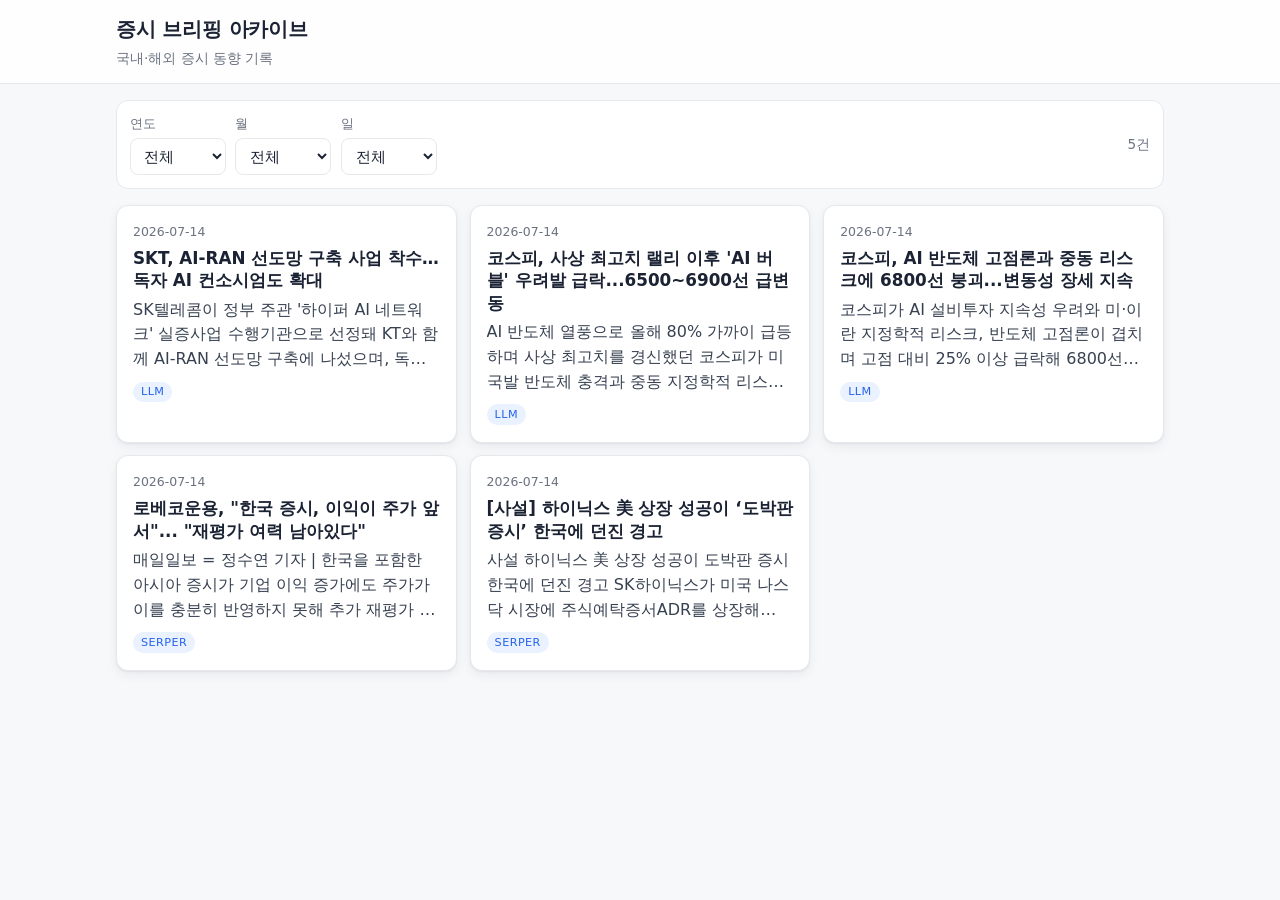
<file: index.html>
<!DOCTYPE html>
<html lang="ko">
<head>
  <meta charset="UTF-8" />
  <meta name="viewport" content="width=device-width, initial-scale=1.0" />
  <title>증시 브리핑 아카이브</title>
  <link rel="stylesheet" href="style.css" />
</head>
<body>
  <header class="app-header">
    <div class="app-header__inner">
      <div>
        <h1 class="app-header__title">증시 브리핑 아카이브</h1>
        <p class="app-header__sub">국내·해외 증시 동향 기록</p>
      </div>
    </div>
  </header>

  <main class="container">
    <div class="filters">
      <label class="filters__field">연도
        <select id="fYear"><option value="">전체</option></select>
      </label>
      <label class="filters__field">월
        <select id="fMonth"><option value="">전체</option></select>
      </label>
      <label class="filters__field">일
        <select id="fDay"><option value="">전체</option></select>
      </label>
      <span class="filters__count" id="count"></span>
    </div>

    <div id="cards" class="cards"></div>
    <p id="empty" class="empty hidden">해당 조건의 브리핑이 없습니다.</p>
  </main>

  <div id="modal" class="modal hidden">
    <div class="modal__body">
      <button id="closeBtn" class="modal__close" aria-label="닫기">✕</button>
      <div id="modalContent"></div>
    </div>
  </div>

  <script src="app.js"></script>
</body>
</html>
</file>
<file: style.css>
:root {
  --bg: #f6f8fa;
  --surface: #ffffff;
  --border: #e6e8eb;
  --text: #1a2233;
  --muted: #6b7280;
  --accent: #2563eb;
  --accent-weak: #eaf1ff;
  --radius: 12px;
  --shadow: 0 1px 2px rgba(16,24,40,.06), 0 4px 12px rgba(16,24,40,.06);
}
* { box-sizing: border-box; }
body {
  margin: 0;
  font-family: system-ui, -apple-system, "Segoe UI", Roboto, "Malgun Gothic", sans-serif;
  background: var(--bg);
  color: var(--text);
  line-height: 1.55;
}
.app-header {
  position: sticky; top: 0; z-index: 5;
  background: rgba(255,255,255,.85); backdrop-filter: blur(8px);
  border-bottom: 1px solid var(--border);
}
.app-header__inner { max-width: 1080px; margin: 0 auto; padding: .9rem 1rem; }
.app-header__title { margin: 0; font-size: 1.25rem; letter-spacing: -.01em; }
.app-header__sub { margin: .15rem 0 0; color: var(--muted); font-size: .85rem; }
.container { max-width: 1080px; margin: 0 auto; padding: 1rem; }
.filters {
  display: flex; flex-wrap: wrap; gap: .6rem; align-items: end;
  background: var(--surface); border: 1px solid var(--border);
  border-radius: var(--radius); padding: .8rem; margin-bottom: 1rem;
}
.filters__field { display: flex; flex-direction: column; gap: .25rem; font-size: .8rem; color: var(--muted); }
.filters__field select {
  min-width: 96px; padding: .5rem .6rem; font-size: .95rem;
  border: 1px solid var(--border); border-radius: 8px; background: #fff; color: var(--text);
  font-variant-numeric: tabular-nums;
}
.filters__count { margin-left: auto; align-self: center; color: var(--muted); font-size: .85rem; font-variant-numeric: tabular-nums; }
.cards { display: grid; grid-template-columns: 1fr; gap: .8rem; }
.card {
  background: var(--surface); border: 1px solid var(--border); border-radius: var(--radius);
  box-shadow: var(--shadow); padding: 1rem; cursor: pointer;
  transition: transform .12s ease, border-color .12s ease;
}
.card:hover, .card:focus-visible { transform: translateY(-2px); border-color: var(--accent); outline: none; }
.card__date { font-size: .78rem; color: var(--muted); font-variant-numeric: tabular-nums; }
.card__title { margin: .35rem 0; font-size: 1.05rem; line-height: 1.35; }
.card__summary { margin: 0; color: #374151; display: -webkit-box; -webkit-line-clamp: 3; -webkit-box-orient: vertical; overflow: hidden; }
.card__badge {
  display: inline-block; margin-top: .6rem; padding: .1rem .5rem; font-size: .7rem;
  text-transform: uppercase; letter-spacing: .04em; color: var(--accent);
  background: var(--accent-weak); border-radius: 999px;
}
.empty { text-align: center; color: var(--muted); padding: 2rem 0; }
.hidden { display: none; }
.modal { position: fixed; inset: 0; background: rgba(16,24,40,.5); display: flex; align-items: center; justify-content: center; z-index: 10; }
.modal.hidden { display: none; }
.modal__body { background: var(--surface); border-radius: 14px; padding: 1.4rem; width: 100%; height: 100%; overflow: auto; position: relative; }
.modal__close { position: absolute; top: .8rem; right: .8rem; border: none; background: none; font-size: 1.2rem; cursor: pointer; color: var(--muted); }
.modal__body .date { font-size: .82rem; color: var(--muted); font-variant-numeric: tabular-nums; }
.modal__body h2 { margin: .3rem 0 .6rem; }
.modal__body ul { padding-left: 1.1rem; }
.modal__body a { color: var(--accent); }
@media (min-width: 720px) {
  .cards { grid-template-columns: repeat(3, 1fr); }
  .modal__body { width: 640px; height: auto; max-height: 82vh; }
}
</file>
